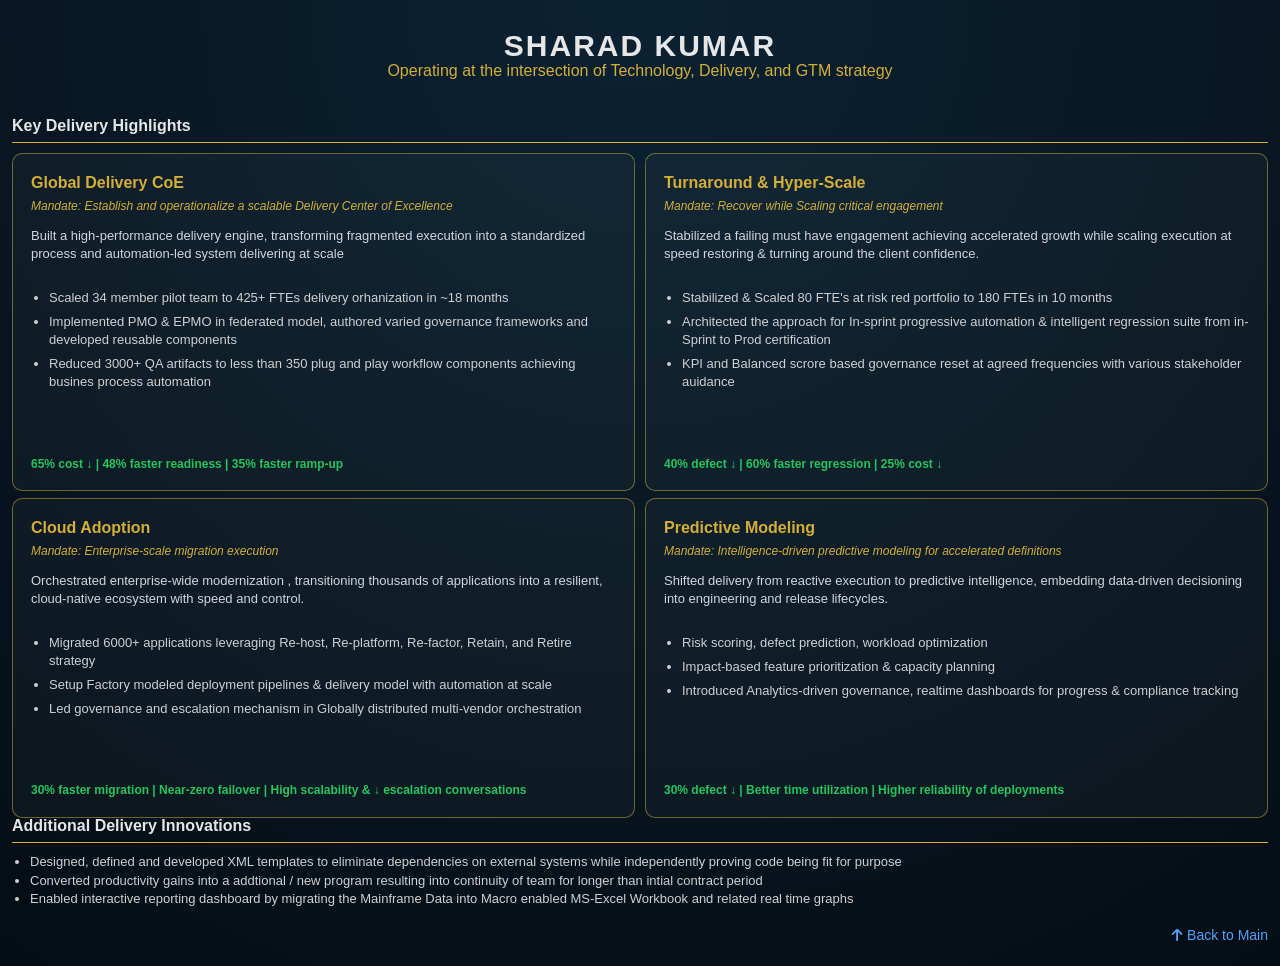
<file: delivery.html>
<!DOCTYPE html>
<html lang="en">
<head>
<meta charset="UTF-8">
<meta name="viewport" content="width=device-width, initial-scale=1.0">
<title>Sharad Kumar</title>
<link href="https://cdnjs.cloudflare.com/ajax/libs/font-awesome/6.5.0/css/all.min.css" rel="stylesheet">
<link rel="stylesheet" href="style.css">
<style>
/* DELIVERY — page-specific overrides only */

/* section-title on this page has a gold underline and tighter spacing */
.section-title {
    margin-top: 20px;
    margin-bottom: 5px;
    padding-bottom: 5px;
    border-bottom: 1px solid #d4af37;
}

/* container bottom padding flush on this page */
.container {
    padding-bottom: 0;
}
</style>
</head>

<body>

<div class="container">

<h1>SHARAD KUMAR</h1>
<p class="tagline">Operating at the intersection of Technology, Delivery, and GTM strategy</p>

<!-- <img src="image.jpg" alt="Sharad Kumar" class="profile-pic"> -->
<hr style="border:0; margin:20px 0;">
<div class="section-title">Key Delivery Highlights</div>
<hr style="border:0; margin:5px 0;">
<div class="grid-4">

<!-- 1 -->
<div class="card">
    <h3>Global Delivery CoE</h3>
    <div class="mandate">
        <span class="mandate-label">Mandate:</span> Establish and operationalize a scalable Delivery Center of Excellence
    </div>

    <div class="narrative">
        Built a high-performance delivery engine, transforming fragmented execution into a standardized process and automation-led system delivering at scale
    </div>

    <ul>
        <li>Scaled 34 member pilot team to 425+ FTEs delivery orhanization in ~18 months</li>
        <li>Implemented PMO & EPMO in federated model, authored varied governance frameworks and developed reusable components</li>
        <li>Reduced 3000+ QA artifacts to less than 350 plug and play workflow components achieving busines process automation </li>
    </ul>

    <div class="outcome">
        <strong>65% cost ↓ | 48% faster readiness | 35% faster ramp-up</strong>
    </div>
</div>

<!-- 2 -->
<div class="card">
    <h3>Turnaround & Hyper-Scale</h3>

    <div class="mandate">
        <span class="mandate-label">Mandate:</span> Recover while Scaling critical engagement
    </div>

    <div class="narrative">
        Stabilized a failing must have engagement achieving accelerated growth while scaling execution at speed restoring & turning around the client confidence.
    </div>

    <ul>
        <li>Stabilized & Scaled 80 FTE's at risk red portfolio to 180 FTEs in 10 months</li>
        <li>Architected the approach for In-sprint progressive automation & intelligent regression suite from in-Sprint to Prod certification</li>
        <li>KPI and Balanced scrore based governance reset at agreed frequencies with various stakeholder auidance</li>
    </ul>

    <div class="outcome">
        <strong>40% defect ↓ | 60% faster regression | 25% cost ↓</strong>
    </div>
</div>

<!-- 3 -->
<div class="card">
    <h3>Cloud Adoption</h3>

    <div class="mandate">
        <span class="mandate-label">Mandate:</span> Enterprise-scale migration execution
    </div>

    <div class="narrative">
        Orchestrated enterprise-wide modernization , transitioning thousands of applications into a resilient, cloud-native ecosystem with speed and control.
    </div>

    <ul>
        <li>Migrated 6000+ applications leveraging Re-host, Re-platform, Re-factor, Retain, and Retire strategy</li>
        <li>Setup Factory modeled deployment pipelines & delivery model with automation at scale</li>
        <li>Led governance and escalation mechanism in Globally distributed multi-vendor orchestration</li>
    </ul>

    <div class="outcome">
        <strong>30% faster migration | Near-zero failover | High scalability & ↓ escalation conversations</strong>
    </div>
</div>

<!-- 4 -->
<div class="card">
    <h3>Predictive Modeling</h3>

    <div class="mandate">
        <span class="mandate-label">Mandate:</span> Intelligence-driven predictive modeling for accelerated definitions
    </div>

    <div class="narrative">
        Shifted delivery from reactive execution to predictive intelligence, embedding data-driven decisioning into engineering and release lifecycles.
    </div>

    <ul>
        <li>Risk scoring, defect prediction, workload optimization</li>
        <li>Impact-based feature prioritization & capacity planning</li>
        <li>Introduced Analytics-driven governance, realtime dashboards for progress & compliance tracking</li>
    </ul>

    <div class="outcome">
        <strong>30% defect ↓ | Better time utilization | Higher reliability of deployments</strong>
    </div>
</div>

</div>

<hr style="border:0; margin:15px 0;">
<div class="section-title">Additional Delivery Innovations</div>

<ul class="extra-points">
    <li>Designed, defined and developed XML templates to eliminate dependencies on external systems while independently proving code being fit for purpose </li>
    <li>Converted productivity gains into a addtional / new program resulting into continuity of team for longer than intial contract period</li>
    <li>Enabled interactive reporting dashboard by migrating the Mainframe Data into Macro enabled MS-Excel Workbook and related real time graphs</li>
</ul>

<div class="back-to-main">
    <a href="index.html">
        <i class="fas fa-arrow-up"></i> Back to Main
    </a>
</div>

</div>

</body>
</html>
</file>
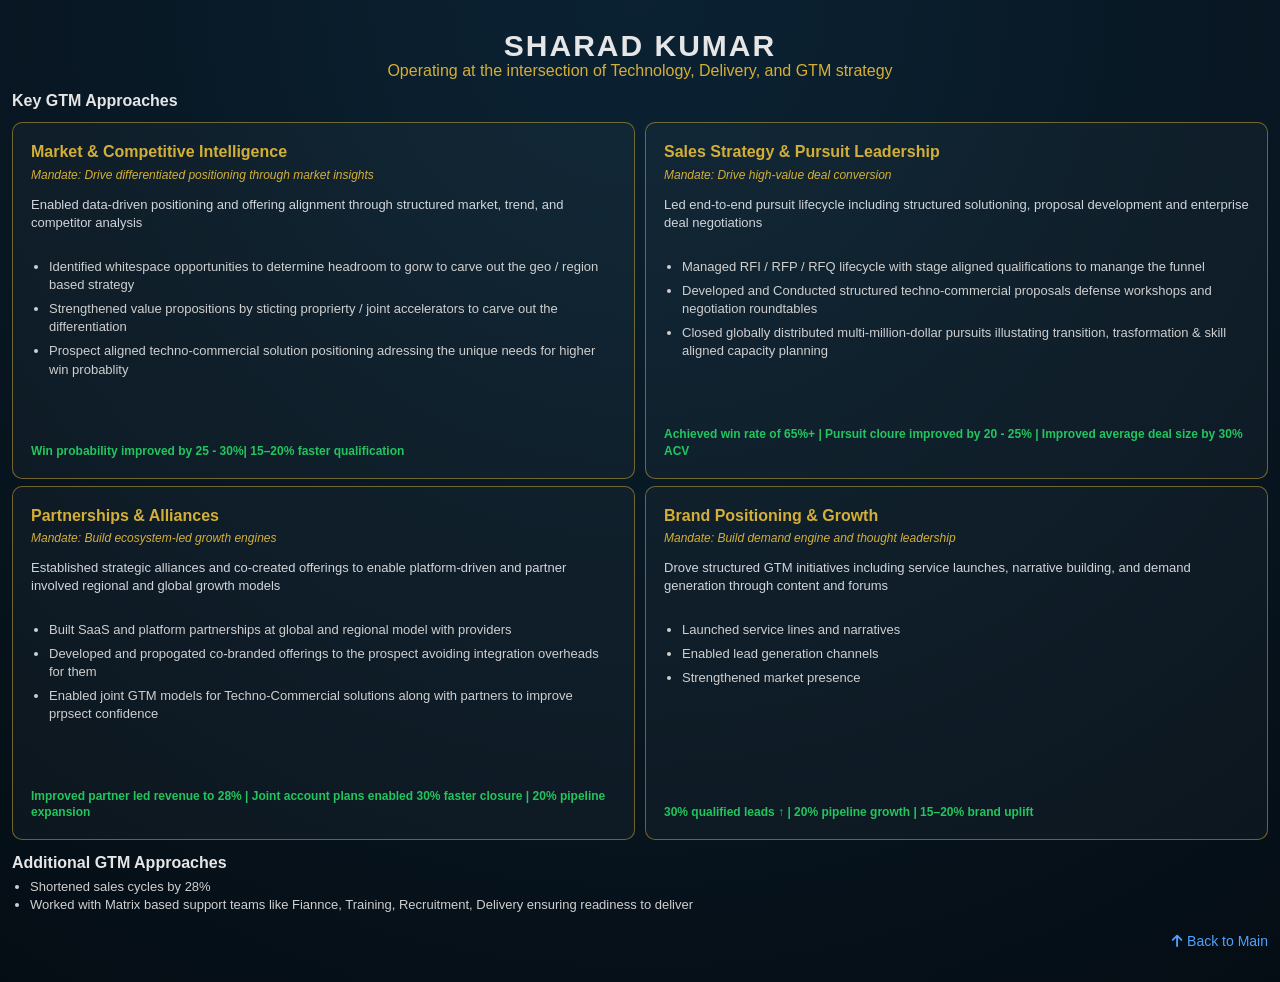
<file: gtm.html>
<!DOCTYPE html>
<html lang="en">
<head>
<meta charset="UTF-8">
<meta name="viewport" content="width=device-width, initial-scale=1.0">
<title>Sharad Kumar</title>
<link href="https://cdnjs.cloudflare.com/ajax/libs/font-awesome/6.5.0/css/all.min.css" rel="stylesheet">
<link rel="stylesheet" href="style.css">
<style>
/* GTM — page-specific overrides only */

/* section-title on this page has specific spacing */
.section-title {
    margin-top: 15px;
    margin-bottom: 10px;
}

.grid-4 + .section-title {
    margin-top: 30px;
}

/* "Additional GTM Approaches" title sits flush above the list */
.section-title.flush-below {
    margin-top: 50px;
}

.flush-below + .extra-points {
    margin-top: -7px;
}

</style>
</head>

<body>

<div class="container">

<h1>SHARAD KUMAR</h1>
<p class="tagline">Operating at the intersection of Technology, Delivery, and GTM strategy</p>
<!-- <img src="image.jpg" alt="Sharad Kumar" class="profile-pic"> -->
<div class="section-title">Key GTM Approaches</div>

<div class="grid-4">

<!-- 1 -->
<div class="card">
    <h3>Market & Competitive Intelligence</h3>
    <div class="mandate">
        <span class="mandate-label">Mandate:</span> Drive differentiated positioning through market insights
    </div>

    <div class="narrative">
        Enabled data-driven positioning and offering alignment through structured market, trend, and competitor analysis
    </div>

    <ul>
        <li>Identified whitespace opportunities to determine headroom to gorw to carve out the geo / region based strategy </li>
        <li>Strengthened value propositions by sticting proprierty / joint accelerators to carve out the differentiation</li>
        <li>Prospect aligned techno-commercial solution positioning adressing the unique needs for higher win probablity</li>
    </ul>

    <div class="outcome">
        <strong>Win probability improved by 25 - 30%| 15–20% faster qualification</strong>
    </div>
</div>

<!-- 2 -->
<div class="card">
    <h3>Sales Strategy & Pursuit Leadership</h3>
    <div class="mandate">
        <span class="mandate-label">Mandate:</span> Drive high-value deal conversion
    </div>

    <div class="narrative">
        Led end-to-end pursuit lifecycle including structured solutioning, proposal development and enterprise deal negotiations
    </div>

    <ul>
        <li>Managed RFI / RFP / RFQ lifecycle with stage aligned qualifications to manange the funnel</li>
        <li>Developed and Conducted structured techno-commercial proposals defense workshops and negotiation roundtables</li>
        <li>Closed globally distributed multi-million-dollar pursuits illustating transition, trasformation & skill aligned capacity planning</li>
    </ul>

    <div class="outcome">
        <strong>Achieved  win rate of 65%+ | Pursuit cloure improved by 20 - 25% | Improved average deal size by 30% ACV</strong>
    </div>
</div>

<!-- 3 -->
<div class="card">
    <h3>Partnerships & Alliances</h3>
    <div class="mandate">
        <span class="mandate-label">Mandate:</span> Build ecosystem-led growth engines
    </div>

    <div class="narrative">
        Established strategic alliances and co-created offerings to enable platform-driven and partner involved regional and global growth models
    </div>

    <ul>
        <li>Built SaaS and platform partnerships at global and regional model with providers</li>
        <li>Developed and propogated co-branded offerings to the prospect avoiding integration overheads for them</li>
        <li>Enabled joint GTM models for Techno-Commercial solutions along with partners to improve prpsect confidence</li>
    </ul>

    <div class="outcome">
        <strong>Improved partner led revenue to 28% | Joint account plans enabled 30% faster closure | 20% pipeline expansion</strong>
    </div>
</div>

<!-- 4 -->
<div class="card">
    <h3>Brand Positioning & Growth</h3>
    <div class="mandate">
        <span class="mandate-label">Mandate:</span> Build demand engine and thought leadership
    </div>

    <div class="narrative">
        Drove structured GTM initiatives including service launches, narrative building, and demand generation through content and forums
    </div>

    <ul>
        <li>Launched service lines and narratives</li>
        <li>Enabled lead generation channels</li>
        <li>Strengthened market presence</li>
    </ul>

    <div class="outcome">
        <strong>30% qualified leads ↑ | 20% pipeline growth | 15–20% brand uplift</strong>
    </div>
</div>

</div>

<div class="section-title flush-below">Additional GTM Approaches</div>

<ul class="extra-points">
    <li>Shortened sales cycles by 28%</li>
    <li>Worked with Matrix based support teams like Fiannce, Training, Recruitment, Delivery ensuring readiness to deliver</li>
</ul>

<div class="back-to-main">
    <a href="index.html">
        <i class="fas fa-arrow-up"></i> Back to Main
    </a>
</div>

</div>

</body>
</html>
</file>
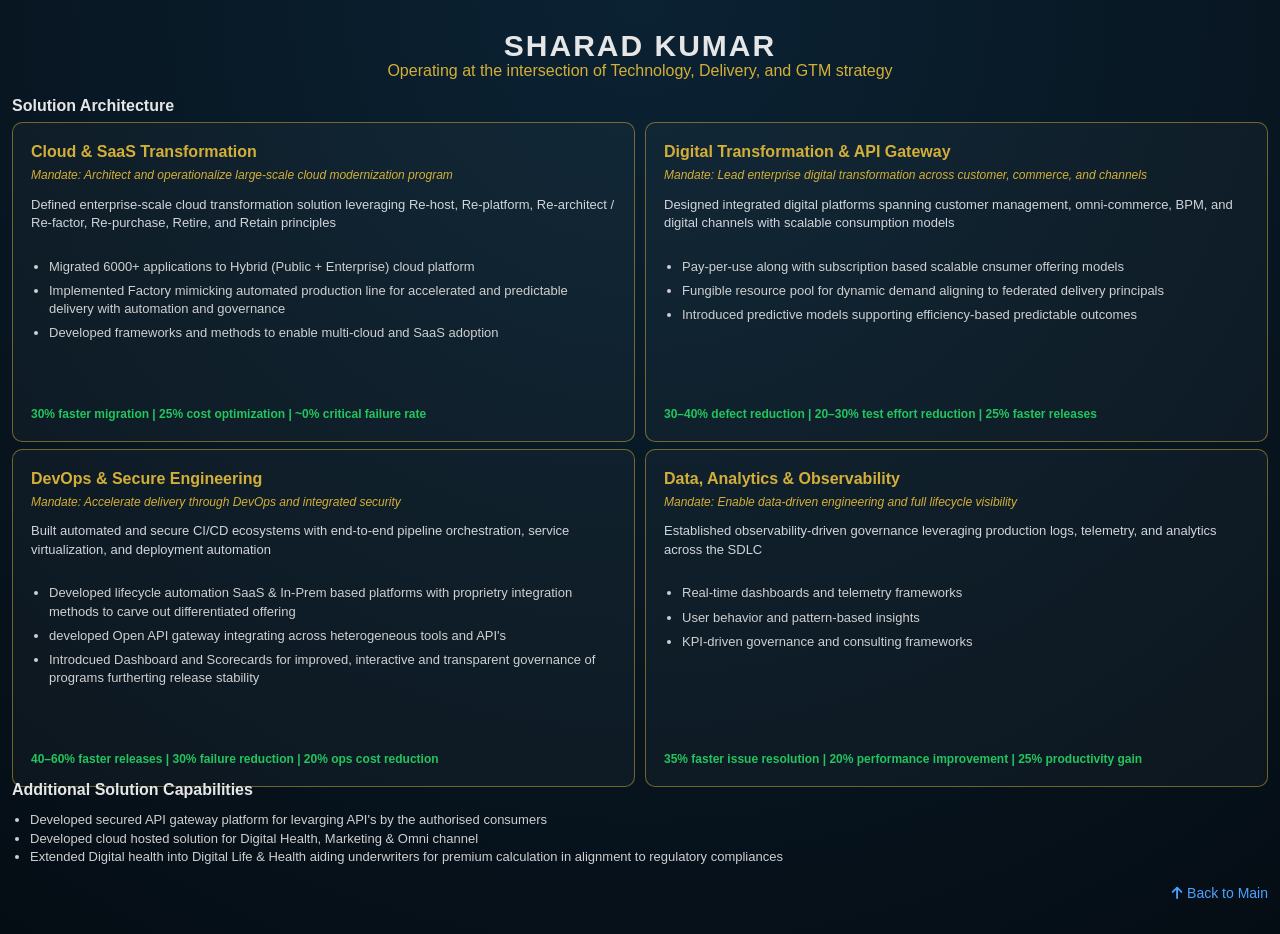
<file: solution.html>
<!DOCTYPE html>
<html lang="en">
<head>
<meta charset="UTF-8">
<meta name="viewport" content="width=device-width, initial-scale=1.0">
<title>Sharad Kumar</title>
<link href="https://cdnjs.cloudflare.com/ajax/libs/font-awesome/6.5.0/css/all.min.css" rel="stylesheet">
<link rel="stylesheet" href="style.css">
<style>
/* SOLUTION — page-specific overrides only */

/* section-title on this page has tighter spacing */
.section-title {
    margin-top: 20px;
    margin-bottom: 5px;
}

.grid-4 + .section-title {
    margin-top: 30px;
}

/* desktop: tighter tagline line-height */
@media (min-width: 1025px) {
    .tagline {
        line-height: 0.5;
    }
}
</style>
</head>

<body>

<div class="container">

<h1>SHARAD KUMAR</h1>
<p class="tagline">Operating at the intersection of Technology, Delivery, and GTM strategy</p>
<!-- <img src="image.jpg" alt="Sharad Kumar" class="profile-pic"> -->
<div class="section-title">Solution Architecture</div>

<div class="grid-4">

<!-- 1 -->
<div class="card">
    <h3>Cloud & SaaS Transformation</h3>
    <div class="mandate">
        <span class="mandate-label">Mandate:</span> Architect and operationalize large-scale cloud modernization program
    </div>

    <div class="narrative">
        Defined enterprise-scale cloud transformation solution leveraging Re-host, Re-platform, Re-architect / Re-factor, Re-purchase, Retire, and Retain principles
    </div>

    <ul>
        <li>Migrated 6000+ applications to Hybrid (Public + Enterprise) cloud platform </li>
        <li>Implemented Factory mimicking automated production line for accelerated and predictable delivery with automation and governance</li>
        <li>Developed frameworks and methods to enable multi-cloud and SaaS adoption</li>
    </ul>

    <div class="outcome">
        <strong>30% faster migration | 25% cost optimization | ~0% critical failure rate</strong>
    </div>
</div>

<!-- 2 -->
<div class="card">
    <h3>Digital Transformation & API Gateway</h3>
    <div class="mandate">
        <span class="mandate-label">Mandate:</span> Lead enterprise digital transformation across customer, commerce, and channels
    </div>

    <div class="narrative">
        Designed integrated digital platforms spanning customer management, omni-commerce, BPM, and digital channels with scalable consumption models
    </div>

    <ul>
        <li>Pay-per-use along with subscription based scalable cnsumer offering models</li>
        <li>Fungible resource pool for dynamic demand aligning to federated delivery principals </li>
        <li>Introduced predictive models supporting efficiency-based predictable outcomes</li>
    </ul>

    <div class="outcome">
        <strong>30–40% defect reduction | 20–30% test effort reduction | 25% faster releases</strong>
    </div>
</div>

<!-- 3 -->
<div class="card">
    <h3>DevOps & Secure Engineering</h3>
    <div class="mandate">
        <span class="mandate-label">Mandate:</span> Accelerate delivery through DevOps and integrated security
    </div>

    <div class="narrative">
        Built automated and secure CI/CD ecosystems with end-to-end pipeline orchestration, service virtualization, and deployment automation
    </div>

    <ul>
        <li>Developed lifecycle automation SaaS & In-Prem based platforms with proprietry integration methods to carve out differentiated offering</li>
        <li>developed Open API gateway integrating across heterogeneous tools and API's</li>
        <li>Introdcued Dashboard and Scorecards for improved, interactive and transparent governance of programs furtherting release stability</li>
    </ul>

    <div class="outcome">
        <strong>40–60% faster releases | 30% failure reduction | 20% ops cost reduction</strong>
    </div>
</div>

<!-- 4 -->
<div class="card">
    <h3>Data, Analytics & Observability</h3>
    <div class="mandate">
        <span class="mandate-label">Mandate:</span> Enable data-driven engineering and full lifecycle visibility
    </div>

    <div class="narrative">
        Established observability-driven governance leveraging production logs, telemetry, and analytics across the SDLC
    </div>

    <ul>
        <li>Real-time dashboards and telemetry frameworks</li>
        <li>User behavior and pattern-based insights</li>
        <li>KPI-driven governance and consulting frameworks</li>
    </ul>

    <div class="outcome">
        <strong>35% faster issue resolution | 20% performance improvement | 25% productivity gain</strong>
    </div>
</div>

</div>

<div class="section-title">Additional Solution Capabilities</div>

<ul class="extra-points">
    <li>Developed secured API gateway platform for levarging API's by the authorised consumers</li>
    <li>Developed cloud hosted solution for Digital Health, Marketing & Omni channel</li>
    <li>Extended Digital health into Digital Life & Health aiding underwriters for premium calculation in alignment to regulatory compliances </li>
</ul>

<div class="back-to-main">
    <a href="index.html">
        <i class="fas fa-arrow-up"></i> Back to Main
    </a>
</div>

</div>

</body>
</html>
</file>
<file: style.css>
/* =============================================
   SHARAD KUMAR PORTFOLIO — GLOBAL STYLESHEET
   ============================================= */


/* ---------------------------------------------
   1. RESET & BASE
   --------------------------------------------- */

body {
    margin: 0;
    font-family: 'Segoe UI', sans-serif;
    font-weight: 400;
    line-height: 1.4;
    color: #e6e6e6;
    background: radial-gradient(circle at top, #0b2233, #050d14);
    overflow-x: hidden;
}

img {
    max-width: 100%;
    height: auto;
    display: block;
}


/* ---------------------------------------------
   2. LAYOUT
   --------------------------------------------- */

.container {
    max-width: 1400px;
    margin: auto;
    padding: 25px 12px 10px 12px;
}

.header {
    position: relative;
}


/* ---------------------------------------------
   3. TYPOGRAPHY
   --------------------------------------------- */

h1 {
    text-align: center;
    font-size: 30px;
    font-weight: 600;
    letter-spacing: 2px;
    margin: 0;
}

.tagline {
    text-align: center;
    font-size: 16px;
    font-weight: 500;
    color: #d4af37;
    margin: 0;
    line-height: 0.5;
}

.section-title {
    font-size: 16px;
    font-weight: 600;
    margin-bottom: 8px;
}

/* ---------------------------------------------
   4. PROFILE PHOTO
   Profile pic: visible on desktop (index.html only).
   Hidden on tablet and mobile (all orientations).
   Sub-pages keep the <img> commented out in HTML.
   --------------------------------------------- */

.profile-pic {
    display: block;
    width: 80px;
    height: 80px;
    border-radius: 50%;
    object-fit: cover;
    border: 2px solid #d4af37;
    box-shadow: 0 0 12px rgba(212, 175, 55, 0.5);
}


/* ---------------------------------------------
   5. NAVIGATION LINKS
   --------------------------------------------- */

.home-link {
    position: fixed;
    bottom: 25px;
    right: 25px;
    color: #4da3ff;
    font-size: 14px;
    font-weight: 500;
    text-decoration: none;
    display: flex;
    align-items: center;
    gap: 6px;
    z-index: 9999;
}

.back-to-main {
    margin-top: 0px;
    margin-bottom: 20px;
    text-align: right;
}

.back-to-main a {
    color: #4da3ff;
    font-size: 14px;
    font-weight: 500;
    text-decoration: none;
}

.back-to-main a:hover {
    text-decoration: underline;
}

.disabled-link {
    color: #4da3ff;
    pointer-events: none;
    opacity: 0.6;
    cursor: default;
}


/* ---------------------------------------------
   6. CARDS & GRID (sub-pages)
   --------------------------------------------- */

.grid-4 {
    display: grid;
    grid-template-columns: repeat(2, 1fr);
    gap: 45px 10px;
}

.card {
    background: rgba(255, 255, 255, 0.03);
    border: 1px solid rgba(212, 175, 55, 0.5);
    border-radius: 10px;
    padding: 18px;
    display: flex;
    flex-direction: column;
    justify-content: flex-start;
    height: 100%;
}

.card h3 {
    color: #d4af37;
    font-size: 16px;
    margin: 0;
}

.card ul {
    padding-left: 18px;
    margin: 10px 0;
}

.card ul li {
    font-size: 13px;
    font-weight: 400;
    line-height: 1.4;
    color: #cfcfcf;
    margin-bottom: 6px;
}

.mandate {
    font-size: 12px;
    color: #d4af37;
    font-style: italic;
    margin-top: 3px;
    margin-bottom: 6px;
}

.narrative {
    font-size: 13px;
    color: #d1d5db;
    margin-top: 6px;
    margin-bottom: 12px;
    min-height: 40px;
}

.outcome {
    font-size: 12px;
    margin-top: auto;
    padding-top: 10px;
}

.outcome strong {
    color: #22c55e;
}

.extra-points {
    padding-left: 18px;
    margin-top: 10px;
}

.extra-points li {
    color: #cfcfcf;
    font-size: 13px;
    line-height: 1.4;
    margin-bottom: 0;
}

.section-block {
    position: relative;
    padding-bottom: 0;
}

/* ---------------------------------------------
   10. RESPONSIVE — MOBILE & TABLET PORTRAIT/LANDSCAPE
       Profile pic hidden below 1025px (set in section 4)
   --------------------------------------------- */

@media (max-width: 1024px) {
    .grid-4 {
        grid-template-columns: 1fr;
    }
    .container {
        padding: 15px;
    }
    h1 {
        font-size: 24px;
    }
    .tagline {
        text-align: center;
        font-size: 16px;
        font-weight: 500;
        color: #d4af37;
        margin: 0;
    }
    .card {
        padding: 14px;
    }
    .extra-points li {
        font-size: 12px;
    }
 }
</file>
